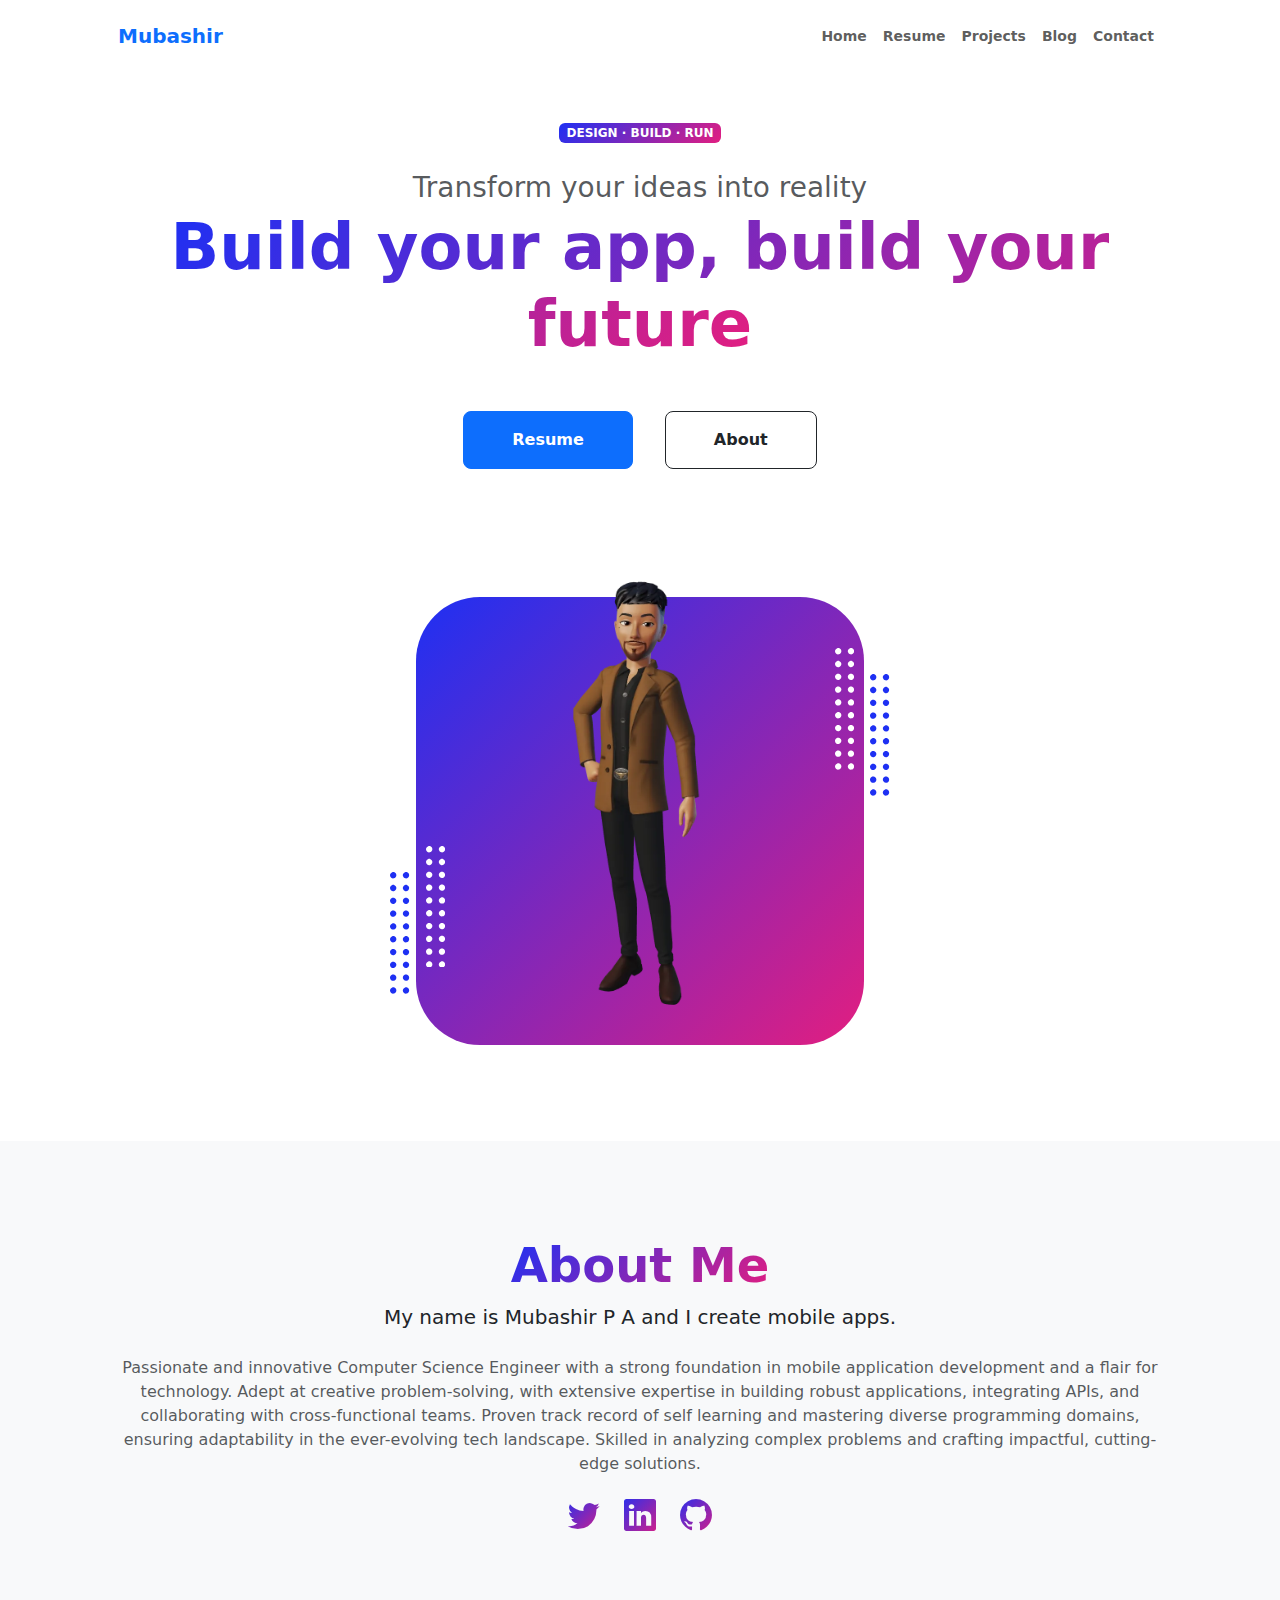
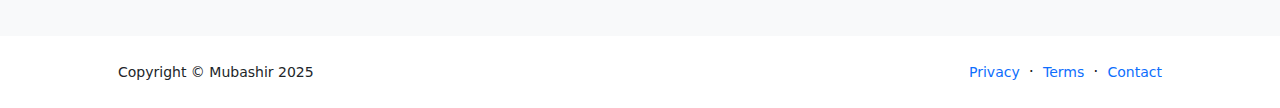
<file: index.html>
<!DOCTYPE html>
<html lang="en">
  <head>
    <meta charset="UTF-8" />
    <meta name="viewport" content="width=device-width, initial-scale=1.0" />
    <meta name="robots" content="index, follow" />
    <meta name="author" content="Mubashir P A" />

    <!-- Title and Description -->
    <title>Mubashir P A</title>
    <meta
      name="description"
      content="Mubashir P A is a mobile application developer specializing in creating innovative and user-friendly apps. Explore a portfolio of dynamic projects and discover how to elevate your brand with expert app development."
    />

    <!-- Keywords -->
    <meta
      name="keywords"
      content="mobile app development, Kotlin, Java, Jetpack Compose, Kotlin Multiplatform, app design, app development, Mubashir P A"
    />

    <!-- Open Graph Meta Tags (for social media) -->
    <meta
      property="og:title"
      content="Mubashir P A - Mobile Application Developer"
    />
    <meta
      property="og:description"
      content="Specializing in creating innovative and user-friendly mobile apps. Discover how to bring your app vision to life with expert development and design services."
    />
    <meta
      property="og:image"
      content="https://raw.githubusercontent.com/mubashirpa/mubashirpa.github.io/main/images/open-graph-image.png"
    />
    <meta property="og:url" content="https://mubashirpa.github.io/" />
    <meta property="og:type" content="website" />

    <!-- Twitter Card Meta Tags -->
    <meta name="twitter:card" content="summary_large_image" />
    <meta
      name="twitter:title"
      content="Mubashir P A - Mobile Application Developer"
    />
    <meta
      name="twitter:description"
      content="Specializing in creating innovative and user-friendly mobile apps. Discover how to bring your app vision to life with expert development and design services."
    />
    <meta
      name="twitter:image"
      content="https://raw.githubusercontent.com/mubashirpa/mubashirpa.github.io/main/images/twitter-card-image.png"
    />

    <!-- Canonical URL -->
    <link rel="canonical" href="https://mubashirpa.github.io/" />

    <!-- Styles -->
    <link rel="stylesheet" href="css/styles.css" />
    <link rel="stylesheet" href="css/responsive.css" />

    <!-- Favicon -->
    <link rel="icon" type="image/x-icon" href="images/icons/favicon.ico" />
    <link
      rel="icon"
      type="image/png"
      sizes="16x16"
      href="images/icons/favicon-16x16.png"
    />
    <link
      rel="icon"
      type="image/png"
      sizes="32x32"
      href="images/icons/favicon-32x32.png"
    />

    <!-- Bootstrap -->
    <link
      href="https://cdn.jsdelivr.net/npm/bootstrap@5.3.3/dist/css/bootstrap.min.css"
      rel="stylesheet"
      integrity="sha384-QWTKZyjpPEjISv5WaRU9OFeRpok6YctnYmDr5pNlyT2bRjXh0JMhjY6hW+ALEwIH"
      crossorigin="anonymous"
    />

    <!-- BS icons -->
    <link
      rel="stylesheet"
      href="https://cdn.jsdelivr.net/npm/bootstrap-icons@1.11.3/font/bootstrap-icons.min.css"
    />
  </head>
  <body>
    <div class="container-fluid p-0 d-flex flex-column min-vh-100">
      <main class="flex-shrink-0">
        <!-- Navigation -->
        <nav class="navbar navbar-expand-lg bg-white py-3">
          <div class="container px-5">
            <a class="navbar-brand" href="/">
              <span class="fw-bolder text-primary">Mubashir</span>
            </a>
            <button
              class="navbar-toggler"
              type="button"
              data-bs-toggle="collapse"
              data-bs-target="#navbarSupportedContent"
              aria-controls="navbarSupportedContent"
              aria-expanded="false"
              aria-label="Toggle navigation"
            >
              <span class="navbar-toggler-icon"></span>
            </button>
            <div class="collapse navbar-collapse" id="navbarSupportedContent">
              <ul class="navbar-nav ms-auto mb-2 mb-lg-0 small fw-bolder">
                <li class="nav-item">
                  <a class="nav-link" href="/">Home</a>
                </li>
                <li class="nav-item">
                  <a class="nav-link" href="resume.html">Resume</a>
                </li>
                <li class="nav-item">
                  <a class="nav-link" href="projects.html">Projects</a>
                </li>
                <li class="nav-item">
                  <a class="nav-link" href="blog.html">Blog</a>
                </li>
                <li class="nav-item">
                  <a class="nav-link" href="contact.html">Contact</a>
                </li>
              </ul>
            </div>
          </div>
        </nav>

        <!-- Header -->
        <header class="py-5">
          <div class="container px-5 pb-5">
            <div class="row gx-5 align-items-center">
              <div class="col-xxl-5">
                <div class="text-center text-xxl-start">
                  <div class="bg-gradient-1 badge text-white mb-4">
                    <div class="text-uppercase">
                      Design &middot; Build &middot; Run
                    </div>
                  </div>
                  <div class="fs-3 fw-light text-muted">
                    Transform your ideas into reality
                  </div>
                  <h1 class="display-3 fw-bolder mb-5">
                    <span class="text-gradient d-inline"
                      >Build your app, build your future</span
                    >
                  </h1>
                  <div
                    class="d-grid gap-3 d-sm-flex justify-content-sm-center justify-content-xxl-start mb-3"
                  >
                    <a
                      class="btn btn-primary btn-lg px-5 py-3 me-sm-3 fs-6 fw-bolder"
                      href="resume.html"
                      >Resume</a
                    >
                    <a
                      class="btn btn-outline-dark btn-lg px-5 py-3 fs-6 fw-bolder"
                      href="#about"
                      >About</a
                    >
                  </div>
                </div>
              </div>

              <!-- Profile image -->
              <div class="col-xxl-7">
                <div class="d-flex justify-content-center mt-5 mt-xxl-0">
                  <div class="profile bg-gradient-1">
                    <img
                      class="profile-img"
                      src="images/avatar.png"
                      alt="Avatar"
                    />
                    <div class="dots-1">
                      <svg
                        version="1.1"
                        xmlns="http://www.w3.org/2000/svg"
                        xmlns:xlink="http://www.w3.org/1999/xlink"
                        x="0px"
                        y="0px"
                        viewBox="0 0 191.6 1215.4"
                        style="enable-background: new 0 0 191.6 1215.4"
                        xml:space="preserve"
                      >
                        <g
                          transform="translate(0.000000,1280.000000) scale(0.100000,-0.100000)"
                        >
                          <path
                            d="M227.7,12788.6c-105-35-200-141-222-248c-43-206,163-412,369-369c155,32,275,190,260,339c-11,105-90,213-190,262        C383.7,12801.6,289.7,12808.6,227.7,12788.6z"
                          ></path>
                          <path
                            d="M1507.7,12788.6c-151-50-253-216-222-362c25-119,136-230,254-255c194-41,395,142,375,339c-11,105-90,213-190,262        C1663.7,12801.6,1569.7,12808.6,1507.7,12788.6z"
                          ></path>
                          <path
                            d="M227.7,11508.6c-105-35-200-141-222-248c-43-206,163-412,369-369c155,32,275,190,260,339c-11,105-90,213-190,262        C383.7,11521.6,289.7,11528.6,227.7,11508.6z"
                          ></path>
                          <path
                            d="M1507.7,11508.6c-151-50-253-216-222-362c25-119,136-230,254-255c194-41,395,142,375,339c-11,105-90,213-190,262        C1663.7,11521.6,1569.7,11528.6,1507.7,11508.6z"
                          ></path>
                          <path
                            d="M227.7,10228.6c-105-35-200-141-222-248c-43-206,163-412,369-369c155,32,275,190,260,339c-11,105-90,213-190,262        C383.7,10241.6,289.7,10248.6,227.7,10228.6z"
                          ></path>
                          <path
                            d="M1507.7,10228.6c-105-35-200-141-222-248c-43-206,163-412,369-369c155,32,275,190,260,339c-11,105-90,213-190,262        C1663.7,10241.6,1569.7,10248.6,1507.7,10228.6z"
                          ></path>
                          <path
                            d="M227.7,8948.6c-105-35-200-141-222-248c-43-206,163-412,369-369c155,32,275,190,260,339c-11,105-90,213-190,262        C383.7,8961.6,289.7,8968.6,227.7,8948.6z"
                          ></path>
                          <path
                            d="M1507.7,8948.6c-105-35-200-141-222-248c-43-206,163-412,369-369c155,32,275,190,260,339c-11,105-90,213-190,262        C1663.7,8961.6,1569.7,8968.6,1507.7,8948.6z"
                          ></path>
                          <path
                            d="M227.7,7668.6c-105-35-200-141-222-248c-43-206,163-412,369-369c155,32,275,190,260,339c-11,105-90,213-190,262        C383.7,7681.6,289.7,7688.6,227.7,7668.6z"
                          ></path>
                          <path
                            d="M1507.7,7668.6c-105-35-200-141-222-248c-43-206,163-412,369-369c155,32,275,190,260,339c-11,105-90,213-190,262        C1663.7,7681.6,1569.7,7688.6,1507.7,7668.6z"
                          ></path>
                          <path
                            d="M227.7,6388.6c-105-35-200-141-222-248c-43-206,163-412,369-369c155,32,275,190,260,339c-11,105-90,213-190,262        C383.7,6401.6,289.7,6408.6,227.7,6388.6z"
                          ></path>
                          <path
                            d="M1507.7,6388.6c-105-35-200-141-222-248c-43-206,163-412,369-369c155,32,275,190,260,339c-11,105-90,213-190,262        C1663.7,6401.6,1569.7,6408.6,1507.7,6388.6z"
                          ></path>
                          <path
                            d="M227.7,5108.6c-105-35-200-141-222-248c-43-206,163-412,369-369c155,32,275,190,260,339c-11,105-90,213-190,262        C383.7,5121.6,289.7,5128.6,227.7,5108.6z"
                          ></path>
                          <path
                            d="M1507.7,5108.6c-105-35-200-141-222-248c-43-206,163-412,369-369c155,32,275,190,260,339c-11,105-90,213-190,262        C1663.7,5121.6,1569.7,5128.6,1507.7,5108.6z"
                          ></path>
                          <path
                            d="M227.7,3828.6c-105-35-200-141-222-248c-43-206,163-412,369-369c155,32,275,190,260,339c-11,105-90,213-190,262        C383.7,3841.6,289.7,3848.6,227.7,3828.6z"
                          ></path>
                          <path
                            d="M1507.7,3828.6c-105-35-200-141-222-248c-43-206,163-412,369-369c155,32,275,190,260,339c-11,105-90,213-190,262        C1663.7,3841.6,1569.7,3848.6,1507.7,3828.6z"
                          ></path>
                          <path
                            d="M227.7,2548.6c-105-35-200-141-222-248c-43-206,163-412,369-369c155,32,275,190,260,339c-11,105-90,213-190,262        C383.7,2561.6,289.7,2568.6,227.7,2548.6z"
                          ></path>
                          <path
                            d="M1507.7,2548.6c-105-35-200-141-222-248c-43-206,163-412,369-369c155,32,275,190,260,339c-11,105-90,213-190,262        C1663.7,2561.6,1569.7,2568.6,1507.7,2548.6z"
                          ></path>
                          <path
                            d="M227.7,1268.6c-105-35-200-141-222-248c-43-206,163-412,369-369c155,32,275,190,260,339c-11,105-90,213-190,262        C383.7,1281.6,289.7,1288.6,227.7,1268.6z"
                          ></path>
                          <path
                            d="M1507.7,1268.6c-105-35-200-141-222-248c-43-206,163-412,369-369c155,32,275,190,260,339c-11,105-90,213-190,262        C1663.7,1281.6,1569.7,1288.6,1507.7,1268.6z"
                          ></path>
                        </g>
                      </svg>
                    </div>
                    <div class="dots-2">
                      <svg
                        version="1.1"
                        xmlns="http://www.w3.org/2000/svg"
                        xmlns:xlink="http://www.w3.org/1999/xlink"
                        x="0px"
                        y="0px"
                        viewBox="0 0 191.6 1215.4"
                        style="enable-background: new 0 0 191.6 1215.4"
                        xml:space="preserve"
                      >
                        <g
                          transform="translate(0.000000,1280.000000) scale(0.100000,-0.100000)"
                        >
                          <path
                            d="M227.7,12788.6c-105-35-200-141-222-248c-43-206,163-412,369-369c155,32,275,190,260,339c-11,105-90,213-190,262        C383.7,12801.6,289.7,12808.6,227.7,12788.6z"
                          ></path>
                          <path
                            d="M1507.7,12788.6c-151-50-253-216-222-362c25-119,136-230,254-255c194-41,395,142,375,339c-11,105-90,213-190,262        C1663.7,12801.6,1569.7,12808.6,1507.7,12788.6z"
                          ></path>
                          <path
                            d="M227.7,11508.6c-105-35-200-141-222-248c-43-206,163-412,369-369c155,32,275,190,260,339c-11,105-90,213-190,262        C383.7,11521.6,289.7,11528.6,227.7,11508.6z"
                          ></path>
                          <path
                            d="M1507.7,11508.6c-151-50-253-216-222-362c25-119,136-230,254-255c194-41,395,142,375,339c-11,105-90,213-190,262        C1663.7,11521.6,1569.7,11528.6,1507.7,11508.6z"
                          ></path>
                          <path
                            d="M227.7,10228.6c-105-35-200-141-222-248c-43-206,163-412,369-369c155,32,275,190,260,339c-11,105-90,213-190,262        C383.7,10241.6,289.7,10248.6,227.7,10228.6z"
                          ></path>
                          <path
                            d="M1507.7,10228.6c-105-35-200-141-222-248c-43-206,163-412,369-369c155,32,275,190,260,339c-11,105-90,213-190,262        C1663.7,10241.6,1569.7,10248.6,1507.7,10228.6z"
                          ></path>
                          <path
                            d="M227.7,8948.6c-105-35-200-141-222-248c-43-206,163-412,369-369c155,32,275,190,260,339c-11,105-90,213-190,262        C383.7,8961.6,289.7,8968.6,227.7,8948.6z"
                          ></path>
                          <path
                            d="M1507.7,8948.6c-105-35-200-141-222-248c-43-206,163-412,369-369c155,32,275,190,260,339c-11,105-90,213-190,262        C1663.7,8961.6,1569.7,8968.6,1507.7,8948.6z"
                          ></path>
                          <path
                            d="M227.7,7668.6c-105-35-200-141-222-248c-43-206,163-412,369-369c155,32,275,190,260,339c-11,105-90,213-190,262        C383.7,7681.6,289.7,7688.6,227.7,7668.6z"
                          ></path>
                          <path
                            d="M1507.7,7668.6c-105-35-200-141-222-248c-43-206,163-412,369-369c155,32,275,190,260,339c-11,105-90,213-190,262        C1663.7,7681.6,1569.7,7688.6,1507.7,7668.6z"
                          ></path>
                          <path
                            d="M227.7,6388.6c-105-35-200-141-222-248c-43-206,163-412,369-369c155,32,275,190,260,339c-11,105-90,213-190,262        C383.7,6401.6,289.7,6408.6,227.7,6388.6z"
                          ></path>
                          <path
                            d="M1507.7,6388.6c-105-35-200-141-222-248c-43-206,163-412,369-369c155,32,275,190,260,339c-11,105-90,213-190,262        C1663.7,6401.6,1569.7,6408.6,1507.7,6388.6z"
                          ></path>
                          <path
                            d="M227.7,5108.6c-105-35-200-141-222-248c-43-206,163-412,369-369c155,32,275,190,260,339c-11,105-90,213-190,262        C383.7,5121.6,289.7,5128.6,227.7,5108.6z"
                          ></path>
                          <path
                            d="M1507.7,5108.6c-105-35-200-141-222-248c-43-206,163-412,369-369c155,32,275,190,260,339c-11,105-90,213-190,262        C1663.7,5121.6,1569.7,5128.6,1507.7,5108.6z"
                          ></path>
                          <path
                            d="M227.7,3828.6c-105-35-200-141-222-248c-43-206,163-412,369-369c155,32,275,190,260,339c-11,105-90,213-190,262        C383.7,3841.6,289.7,3848.6,227.7,3828.6z"
                          ></path>
                          <path
                            d="M1507.7,3828.6c-105-35-200-141-222-248c-43-206,163-412,369-369c155,32,275,190,260,339c-11,105-90,213-190,262        C1663.7,3841.6,1569.7,3848.6,1507.7,3828.6z"
                          ></path>
                          <path
                            d="M227.7,2548.6c-105-35-200-141-222-248c-43-206,163-412,369-369c155,32,275,190,260,339c-11,105-90,213-190,262        C383.7,2561.6,289.7,2568.6,227.7,2548.6z"
                          ></path>
                          <path
                            d="M1507.7,2548.6c-105-35-200-141-222-248c-43-206,163-412,369-369c155,32,275,190,260,339c-11,105-90,213-190,262        C1663.7,2561.6,1569.7,2568.6,1507.7,2548.6z"
                          ></path>
                          <path
                            d="M227.7,1268.6c-105-35-200-141-222-248c-43-206,163-412,369-369c155,32,275,190,260,339c-11,105-90,213-190,262        C383.7,1281.6,289.7,1288.6,227.7,1268.6z"
                          ></path>
                          <path
                            d="M1507.7,1268.6c-105-35-200-141-222-248c-43-206,163-412,369-369c155,32,275,190,260,339c-11,105-90,213-190,262        C1663.7,1281.6,1569.7,1288.6,1507.7,1268.6z"
                          ></path>
                        </g>
                      </svg>
                    </div>
                    <div class="dots-3">
                      <svg
                        version="1.1"
                        xmlns="http://www.w3.org/2000/svg"
                        xmlns:xlink="http://www.w3.org/1999/xlink"
                        x="0px"
                        y="0px"
                        viewBox="0 0 191.6 1215.4"
                        style="enable-background: new 0 0 191.6 1215.4"
                        xml:space="preserve"
                      >
                        <g
                          transform="translate(0.000000,1280.000000) scale(0.100000,-0.100000)"
                        >
                          <path
                            d="M227.7,12788.6c-105-35-200-141-222-248c-43-206,163-412,369-369c155,32,275,190,260,339c-11,105-90,213-190,262        C383.7,12801.6,289.7,12808.6,227.7,12788.6z"
                          ></path>
                          <path
                            d="M1507.7,12788.6c-151-50-253-216-222-362c25-119,136-230,254-255c194-41,395,142,375,339c-11,105-90,213-190,262        C1663.7,12801.6,1569.7,12808.6,1507.7,12788.6z"
                          ></path>
                          <path
                            d="M227.7,11508.6c-105-35-200-141-222-248c-43-206,163-412,369-369c155,32,275,190,260,339c-11,105-90,213-190,262        C383.7,11521.6,289.7,11528.6,227.7,11508.6z"
                          ></path>
                          <path
                            d="M1507.7,11508.6c-151-50-253-216-222-362c25-119,136-230,254-255c194-41,395,142,375,339c-11,105-90,213-190,262        C1663.7,11521.6,1569.7,11528.6,1507.7,11508.6z"
                          ></path>
                          <path
                            d="M227.7,10228.6c-105-35-200-141-222-248c-43-206,163-412,369-369c155,32,275,190,260,339c-11,105-90,213-190,262        C383.7,10241.6,289.7,10248.6,227.7,10228.6z"
                          ></path>
                          <path
                            d="M1507.7,10228.6c-105-35-200-141-222-248c-43-206,163-412,369-369c155,32,275,190,260,339c-11,105-90,213-190,262        C1663.7,10241.6,1569.7,10248.6,1507.7,10228.6z"
                          ></path>
                          <path
                            d="M227.7,8948.6c-105-35-200-141-222-248c-43-206,163-412,369-369c155,32,275,190,260,339c-11,105-90,213-190,262        C383.7,8961.6,289.7,8968.6,227.7,8948.6z"
                          ></path>
                          <path
                            d="M1507.7,8948.6c-105-35-200-141-222-248c-43-206,163-412,369-369c155,32,275,190,260,339c-11,105-90,213-190,262        C1663.7,8961.6,1569.7,8968.6,1507.7,8948.6z"
                          ></path>
                          <path
                            d="M227.7,7668.6c-105-35-200-141-222-248c-43-206,163-412,369-369c155,32,275,190,260,339c-11,105-90,213-190,262        C383.7,7681.6,289.7,7688.6,227.7,7668.6z"
                          ></path>
                          <path
                            d="M1507.7,7668.6c-105-35-200-141-222-248c-43-206,163-412,369-369c155,32,275,190,260,339c-11,105-90,213-190,262        C1663.7,7681.6,1569.7,7688.6,1507.7,7668.6z"
                          ></path>
                          <path
                            d="M227.7,6388.6c-105-35-200-141-222-248c-43-206,163-412,369-369c155,32,275,190,260,339c-11,105-90,213-190,262        C383.7,6401.6,289.7,6408.6,227.7,6388.6z"
                          ></path>
                          <path
                            d="M1507.7,6388.6c-105-35-200-141-222-248c-43-206,163-412,369-369c155,32,275,190,260,339c-11,105-90,213-190,262        C1663.7,6401.6,1569.7,6408.6,1507.7,6388.6z"
                          ></path>
                          <path
                            d="M227.7,5108.6c-105-35-200-141-222-248c-43-206,163-412,369-369c155,32,275,190,260,339c-11,105-90,213-190,262        C383.7,5121.6,289.7,5128.6,227.7,5108.6z"
                          ></path>
                          <path
                            d="M1507.7,5108.6c-105-35-200-141-222-248c-43-206,163-412,369-369c155,32,275,190,260,339c-11,105-90,213-190,262        C1663.7,5121.6,1569.7,5128.6,1507.7,5108.6z"
                          ></path>
                          <path
                            d="M227.7,3828.6c-105-35-200-141-222-248c-43-206,163-412,369-369c155,32,275,190,260,339c-11,105-90,213-190,262        C383.7,3841.6,289.7,3848.6,227.7,3828.6z"
                          ></path>
                          <path
                            d="M1507.7,3828.6c-105-35-200-141-222-248c-43-206,163-412,369-369c155,32,275,190,260,339c-11,105-90,213-190,262        C1663.7,3841.6,1569.7,3848.6,1507.7,3828.6z"
                          ></path>
                          <path
                            d="M227.7,2548.6c-105-35-200-141-222-248c-43-206,163-412,369-369c155,32,275,190,260,339c-11,105-90,213-190,262        C383.7,2561.6,289.7,2568.6,227.7,2548.6z"
                          ></path>
                          <path
                            d="M1507.7,2548.6c-105-35-200-141-222-248c-43-206,163-412,369-369c155,32,275,190,260,339c-11,105-90,213-190,262        C1663.7,2561.6,1569.7,2568.6,1507.7,2548.6z"
                          ></path>
                          <path
                            d="M227.7,1268.6c-105-35-200-141-222-248c-43-206,163-412,369-369c155,32,275,190,260,339c-11,105-90,213-190,262        C383.7,1281.6,289.7,1288.6,227.7,1268.6z"
                          ></path>
                          <path
                            d="M1507.7,1268.6c-105-35-200-141-222-248c-43-206,163-412,369-369c155,32,275,190,260,339c-11,105-90,213-190,262        C1663.7,1281.6,1569.7,1288.6,1507.7,1268.6z"
                          ></path>
                        </g>
                      </svg>
                    </div>
                    <div class="dots-4">
                      <svg
                        version="1.1"
                        xmlns="http://www.w3.org/2000/svg"
                        xmlns:xlink="http://www.w3.org/1999/xlink"
                        x="0px"
                        y="0px"
                        viewBox="0 0 191.6 1215.4"
                        style="enable-background: new 0 0 191.6 1215.4"
                        xml:space="preserve"
                      >
                        <g
                          transform="translate(0.000000,1280.000000) scale(0.100000,-0.100000)"
                        >
                          <path
                            d="M227.7,12788.6c-105-35-200-141-222-248c-43-206,163-412,369-369c155,32,275,190,260,339c-11,105-90,213-190,262        C383.7,12801.6,289.7,12808.6,227.7,12788.6z"
                          ></path>
                          <path
                            d="M1507.7,12788.6c-151-50-253-216-222-362c25-119,136-230,254-255c194-41,395,142,375,339c-11,105-90,213-190,262        C1663.7,12801.6,1569.7,12808.6,1507.7,12788.6z"
                          ></path>
                          <path
                            d="M227.7,11508.6c-105-35-200-141-222-248c-43-206,163-412,369-369c155,32,275,190,260,339c-11,105-90,213-190,262        C383.7,11521.6,289.7,11528.6,227.7,11508.6z"
                          ></path>
                          <path
                            d="M1507.7,11508.6c-151-50-253-216-222-362c25-119,136-230,254-255c194-41,395,142,375,339c-11,105-90,213-190,262        C1663.7,11521.6,1569.7,11528.6,1507.7,11508.6z"
                          ></path>
                          <path
                            d="M227.7,10228.6c-105-35-200-141-222-248c-43-206,163-412,369-369c155,32,275,190,260,339c-11,105-90,213-190,262        C383.7,10241.6,289.7,10248.6,227.7,10228.6z"
                          ></path>
                          <path
                            d="M1507.7,10228.6c-105-35-200-141-222-248c-43-206,163-412,369-369c155,32,275,190,260,339c-11,105-90,213-190,262        C1663.7,10241.6,1569.7,10248.6,1507.7,10228.6z"
                          ></path>
                          <path
                            d="M227.7,8948.6c-105-35-200-141-222-248c-43-206,163-412,369-369c155,32,275,190,260,339c-11,105-90,213-190,262        C383.7,8961.6,289.7,8968.6,227.7,8948.6z"
                          ></path>
                          <path
                            d="M1507.7,8948.6c-105-35-200-141-222-248c-43-206,163-412,369-369c155,32,275,190,260,339c-11,105-90,213-190,262        C1663.7,8961.6,1569.7,8968.6,1507.7,8948.6z"
                          ></path>
                          <path
                            d="M227.7,7668.6c-105-35-200-141-222-248c-43-206,163-412,369-369c155,32,275,190,260,339c-11,105-90,213-190,262        C383.7,7681.6,289.7,7688.6,227.7,7668.6z"
                          ></path>
                          <path
                            d="M1507.7,7668.6c-105-35-200-141-222-248c-43-206,163-412,369-369c155,32,275,190,260,339c-11,105-90,213-190,262        C1663.7,7681.6,1569.7,7688.6,1507.7,7668.6z"
                          ></path>
                          <path
                            d="M227.7,6388.6c-105-35-200-141-222-248c-43-206,163-412,369-369c155,32,275,190,260,339c-11,105-90,213-190,262        C383.7,6401.6,289.7,6408.6,227.7,6388.6z"
                          ></path>
                          <path
                            d="M1507.7,6388.6c-105-35-200-141-222-248c-43-206,163-412,369-369c155,32,275,190,260,339c-11,105-90,213-190,262        C1663.7,6401.6,1569.7,6408.6,1507.7,6388.6z"
                          ></path>
                          <path
                            d="M227.7,5108.6c-105-35-200-141-222-248c-43-206,163-412,369-369c155,32,275,190,260,339c-11,105-90,213-190,262        C383.7,5121.6,289.7,5128.6,227.7,5108.6z"
                          ></path>
                          <path
                            d="M1507.7,5108.6c-105-35-200-141-222-248c-43-206,163-412,369-369c155,32,275,190,260,339c-11,105-90,213-190,262        C1663.7,5121.6,1569.7,5128.6,1507.7,5108.6z"
                          ></path>
                          <path
                            d="M227.7,3828.6c-105-35-200-141-222-248c-43-206,163-412,369-369c155,32,275,190,260,339c-11,105-90,213-190,262        C383.7,3841.6,289.7,3848.6,227.7,3828.6z"
                          ></path>
                          <path
                            d="M1507.7,3828.6c-105-35-200-141-222-248c-43-206,163-412,369-369c155,32,275,190,260,339c-11,105-90,213-190,262        C1663.7,3841.6,1569.7,3848.6,1507.7,3828.6z"
                          ></path>
                          <path
                            d="M227.7,2548.6c-105-35-200-141-222-248c-43-206,163-412,369-369c155,32,275,190,260,339c-11,105-90,213-190,262        C383.7,2561.6,289.7,2568.6,227.7,2548.6z"
                          ></path>
                          <path
                            d="M1507.7,2548.6c-105-35-200-141-222-248c-43-206,163-412,369-369c155,32,275,190,260,339c-11,105-90,213-190,262        C1663.7,2561.6,1569.7,2568.6,1507.7,2548.6z"
                          ></path>
                          <path
                            d="M227.7,1268.6c-105-35-200-141-222-248c-43-206,163-412,369-369c155,32,275,190,260,339c-11,105-90,213-190,262        C383.7,1281.6,289.7,1288.6,227.7,1268.6z"
                          ></path>
                          <path
                            d="M1507.7,1268.6c-105-35-200-141-222-248c-43-206,163-412,369-369c155,32,275,190,260,339c-11,105-90,213-190,262        C1663.7,1281.6,1569.7,1288.6,1507.7,1268.6z"
                          ></path>
                        </g>
                      </svg>
                    </div>
                  </div>
                </div>
              </div>
            </div>
          </div>
        </header>

        <!-- About -->
        <section class="bg-light py-5" id="about">
          <div class="container px-5">
            <div class="row gx-5 justify-content-center">
              <div class="col-xxl-8">
                <div class="text-center my-5">
                  <h2 class="display-5 fw-bolder">
                    <span class="text-gradient d-inline">About Me</span>
                  </h2>
                  <p class="lead fw-light mb-4">
                    My name is Mubashir P A and I create mobile apps.
                  </p>
                  <p class="text-muted">
                    Passionate and innovative Computer Science Engineer with a
                    strong foundation in mobile application development and a
                    flair for technology. Adept at creative problem-solving,
                    with extensive expertise in building robust applications,
                    integrating APIs, and collaborating with cross-functional
                    teams. Proven track record of self learning and mastering
                    diverse programming domains, ensuring adaptability in the
                    ever-evolving tech landscape. Skilled in analyzing complex
                    problems and crafting impactful, cutting-edge solutions.
                  </p>
                  <div class="d-flex justify-content-center fs-2 gap-4">
                    <a
                      class="text-gradient"
                      href="https://x.mubashirpa.in/"
                      aria-label="Mubashir P A (@mubashirpa11) / X"
                      target="_blank"
                      rel="noopener"
                      ><i class="bi bi-twitter"></i
                    ></a>
                    <a
                      class="text-gradient"
                      href="https://linkedin.mubashirpa.in/"
                      aria-label="Mubashir P A | LinkedIn"
                      target="_blank"
                      rel="noopener"
                      ><i class="bi bi-linkedin"></i
                    ></a>
                    <a
                      class="text-gradient"
                      href="https://github.mubashirpa.in/"
                      aria-label="mubashirpa (Mubashir P A)"
                      target="_blank"
                      rel="noopener"
                      ><i class="bi bi-github"></i
                    ></a>
                  </div>
                </div>
              </div>
            </div>
          </div>
        </section>
      </main>

      <!-- Footer-->
      <footer class="bg-white py-4 mt-auto">
        <div class="container px-5">
          <div
            class="row align-items-center justify-content-between flex-column flex-sm-row"
          >
            <div class="col-auto">
              <div class="small m-0">Copyright &copy; Mubashir 2025</div>
            </div>
            <div class="col-auto">
              <a class="small text-decoration-none" href="#">Privacy</a>
              <span class="mx-1">&middot;</span>
              <a class="small text-decoration-none" href="#">Terms</a>
              <span class="mx-1">&middot;</span>
              <a class="small text-decoration-none" href="contact.html"
                >Contact</a
              >
            </div>
          </div>
        </div>
      </footer>
    </div>

    <!-- Bootstrap -->
    <script
      src="https://cdn.jsdelivr.net/npm/@popperjs/core@2.11.8/dist/umd/popper.min.js"
      integrity="sha384-I7E8VVD/ismYTF4hNIPjVp/Zjvgyol6VFvRkX/vR+Vc4jQkC+hVqc2pM8ODewa9r"
      crossorigin="anonymous"
    ></script>
    <script
      src="https://cdn.jsdelivr.net/npm/bootstrap@5.3.3/dist/js/bootstrap.min.js"
      integrity="sha384-0pUGZvbkm6XF6gxjEnlmuGrJXVbNuzT9qBBavbLwCsOGabYfZo0T0to5eqruptLy"
      crossorigin="anonymous"
    ></script>
  </body>
</html>
</file>
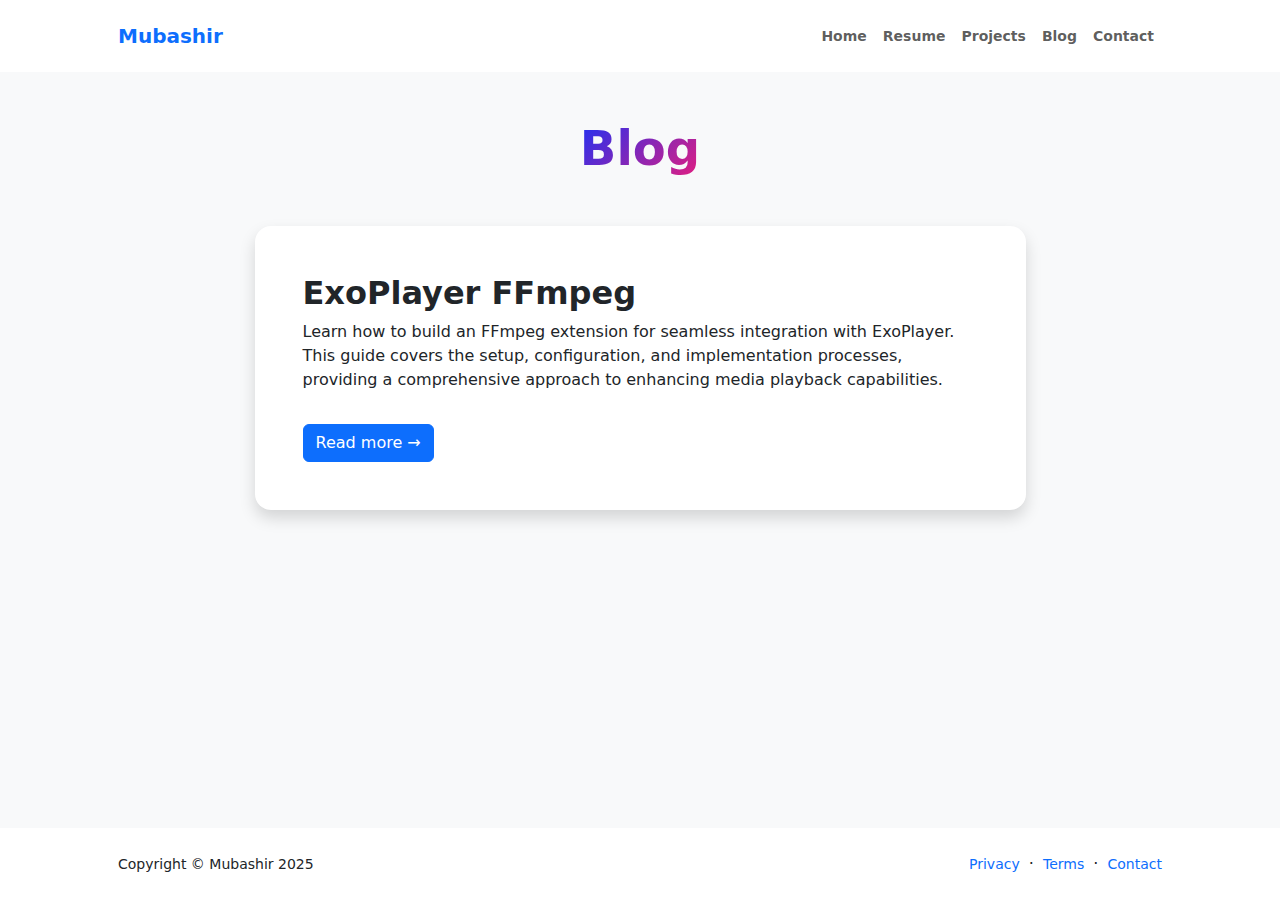
<file: blog.html>
<!DOCTYPE html>
<html lang="en">
  <head>
    <meta charset="UTF-8" />
    <meta name="viewport" content="width=device-width, initial-scale=1.0" />
    <meta name="robots" content="index, follow" />
    <meta name="author" content="Mubashir P A" />

    <!-- Title and Description -->
    <title>Mubashir P A's Blog | Insights on Mobile App Development</title>
    <meta
      name="description"
      content="Read the blog of Mubashir P A for insights, tutorials, and discussions on mobile app development, including Kotlin, Jetpack Compose, and industry trends. Stay updated with the latest in app development."
    />

    <!-- Keywords -->
    <meta
      name="keywords"
      content="blog, mobile app development, Kotlin, Jetpack Compose, app development insights, development tutorials, Mubashir P A"
    />

    <!-- Open Graph Meta Tags (for social media) -->
    <meta
      property="og:title"
      content="Mubashir P A's Blog | Insights on Mobile App Development"
    />
    <meta
      property="og:description"
      content="Explore Mubashir P A's blog for expert insights, tutorials, and discussions on mobile app development. Learn about Kotlin, Jetpack Compose, and more from a seasoned developer."
    />
    <meta
      property="og:image"
      content="https://raw.githubusercontent.com/mubashirpa/mubashirpa.github.io/main/images/open-graph-image.png"
    />
    <meta property="og:url" content="https://mubashirpa.github.io/blog/" />
    <meta property="og:type" content="website" />

    <!-- Twitter Card Meta Tags -->
    <meta name="twitter:card" content="summary_large_image" />
    <meta
      name="twitter:title"
      content="Mubashir P A's Blog | Insights on Mobile App Development"
    />
    <meta
      name="twitter:description"
      content="Check out Mubashir P A's blog for in-depth articles on mobile app development, Kotlin, Jetpack Compose, and more. Stay informed with the latest trends and tutorials in app development."
    />
    <meta
      name="twitter:image"
      content="https://raw.githubusercontent.com/mubashirpa/mubashirpa.github.io/main/images/twitter-card-image.png"
    />

    <!-- Canonical URL -->
    <link rel="canonical" href="https://mubashirpa.github.io/blog/" />

    <!-- Styles -->
    <link rel="stylesheet" href="css/styles.css" />
    <link rel="stylesheet" href="css/responsive.css" />

    <!-- Favicon -->
    <link rel="icon" type="image/x-icon" href="images/icons/favicon.ico" />
    <link
      rel="icon"
      type="image/png"
      sizes="16x16"
      href="images/icons/favicon-16x16.png"
    />
    <link
      rel="icon"
      type="image/png"
      sizes="32x32"
      href="images/icons/favicon-32x32.png"
    />

    <!-- Bootstrap -->
    <link
      href="https://cdn.jsdelivr.net/npm/bootstrap@5.3.3/dist/css/bootstrap.min.css"
      rel="stylesheet"
      integrity="sha384-QWTKZyjpPEjISv5WaRU9OFeRpok6YctnYmDr5pNlyT2bRjXh0JMhjY6hW+ALEwIH"
      crossorigin="anonymous"
    />

    <!-- BS icons -->
    <link
      rel="stylesheet"
      href="https://cdn.jsdelivr.net/npm/bootstrap-icons@1.11.3/font/bootstrap-icons.min.css"
    />
  </head>
  <body>
    <div class="container-fluid p-0 d-flex flex-column bg-light min-vh-100">
      <main class="flex-shrink-0">
        <!-- Navigation -->
        <nav class="navbar navbar-expand-lg bg-white py-3">
          <div class="container px-5">
            <a class="navbar-brand" href="/">
              <span class="fw-bolder text-primary">Mubashir</span>
            </a>
            <button
              class="navbar-toggler"
              type="button"
              data-bs-toggle="collapse"
              data-bs-target="#navbarSupportedContent"
              aria-controls="navbarSupportedContent"
              aria-expanded="false"
              aria-label="Toggle navigation"
            >
              <span class="navbar-toggler-icon"></span>
            </button>
            <div class="collapse navbar-collapse" id="navbarSupportedContent">
              <ul class="navbar-nav ms-auto mb-2 mb-lg-0 small fw-bolder">
                <li class="nav-item">
                  <a class="nav-link" href="/">Home</a>
                </li>
                <li class="nav-item">
                  <a class="nav-link" href="resume.html">Resume</a>
                </li>
                <li class="nav-item">
                  <a class="nav-link" href="projects.html">Projects</a>
                </li>
                <li class="nav-item">
                  <a class="nav-link" href="blog.html">Blog</a>
                </li>
                <li class="nav-item">
                  <a class="nav-link" href="contact.html">Contact</a>
                </li>
              </ul>
            </div>
          </div>
        </nav>

        <!-- Blogs -->
        <section class="py-5">
          <div class="container px-5">
            <div class="text-center mb-5">
              <h1 class="display-5 fw-bolder mb-0">
                <span class="text-gradient d-inline">Blog</span>
              </h1>
            </div>

            <div class="row gx-5 justify-content-center">
              <div class="col-lg-11 col-xl-9 col-xxl-8">
                <!-- Blog 1 -->
                <div
                  class="card overflow-hidden shadow rounded-4 border-0 mb-5"
                >
                  <div class="card-body p-0">
                    <div class="p-5">
                      <h2 class="fw-bolder">ExoPlayer FFmpeg</h2>
                      <p>
                        Learn how to build an FFmpeg extension for seamless
                        integration with ExoPlayer. This guide covers the setup,
                        configuration, and implementation processes, providing a
                        comprehensive approach to enhancing media playback
                        capabilities.
                      </p>
                      <a
                        href="https://medium.com/@mubashirpa/how-to-build-ffmpeg-extension-for-integrating-into-exoplayer-5bf11e03c8e8"
                        class="btn btn-primary mt-3"
                        target="_blank"
                        rel="noopener"
                        >Read more &rarr;</a
                      >
                    </div>
                  </div>
                </div>
              </div>
            </div>
          </div>
        </section>
      </main>

      <!-- Footer-->
      <footer class="bg-white py-4 mt-auto">
        <div class="container px-5">
          <div
            class="row align-items-center justify-content-between flex-column flex-sm-row"
          >
            <div class="col-auto">
              <div class="small m-0">Copyright &copy; Mubashir 2025</div>
            </div>
            <div class="col-auto">
              <a class="small text-decoration-none" href="#">Privacy</a>
              <span class="mx-1">&middot;</span>
              <a class="small text-decoration-none" href="#">Terms</a>
              <span class="mx-1">&middot;</span>
              <a class="small text-decoration-none" href="contact.html"
                >Contact</a
              >
            </div>
          </div>
        </div>
      </footer>
    </div>

    <!-- Bootstrap -->
    <script
      src="https://cdn.jsdelivr.net/npm/@popperjs/core@2.11.8/dist/umd/popper.min.js"
      integrity="sha384-I7E8VVD/ismYTF4hNIPjVp/Zjvgyol6VFvRkX/vR+Vc4jQkC+hVqc2pM8ODewa9r"
      crossorigin="anonymous"
    ></script>
    <script
      src="https://cdn.jsdelivr.net/npm/bootstrap@5.3.3/dist/js/bootstrap.min.js"
      integrity="sha384-0pUGZvbkm6XF6gxjEnlmuGrJXVbNuzT9qBBavbLwCsOGabYfZo0T0to5eqruptLy"
      crossorigin="anonymous"
    ></script>
  </body>
</html>
</file>
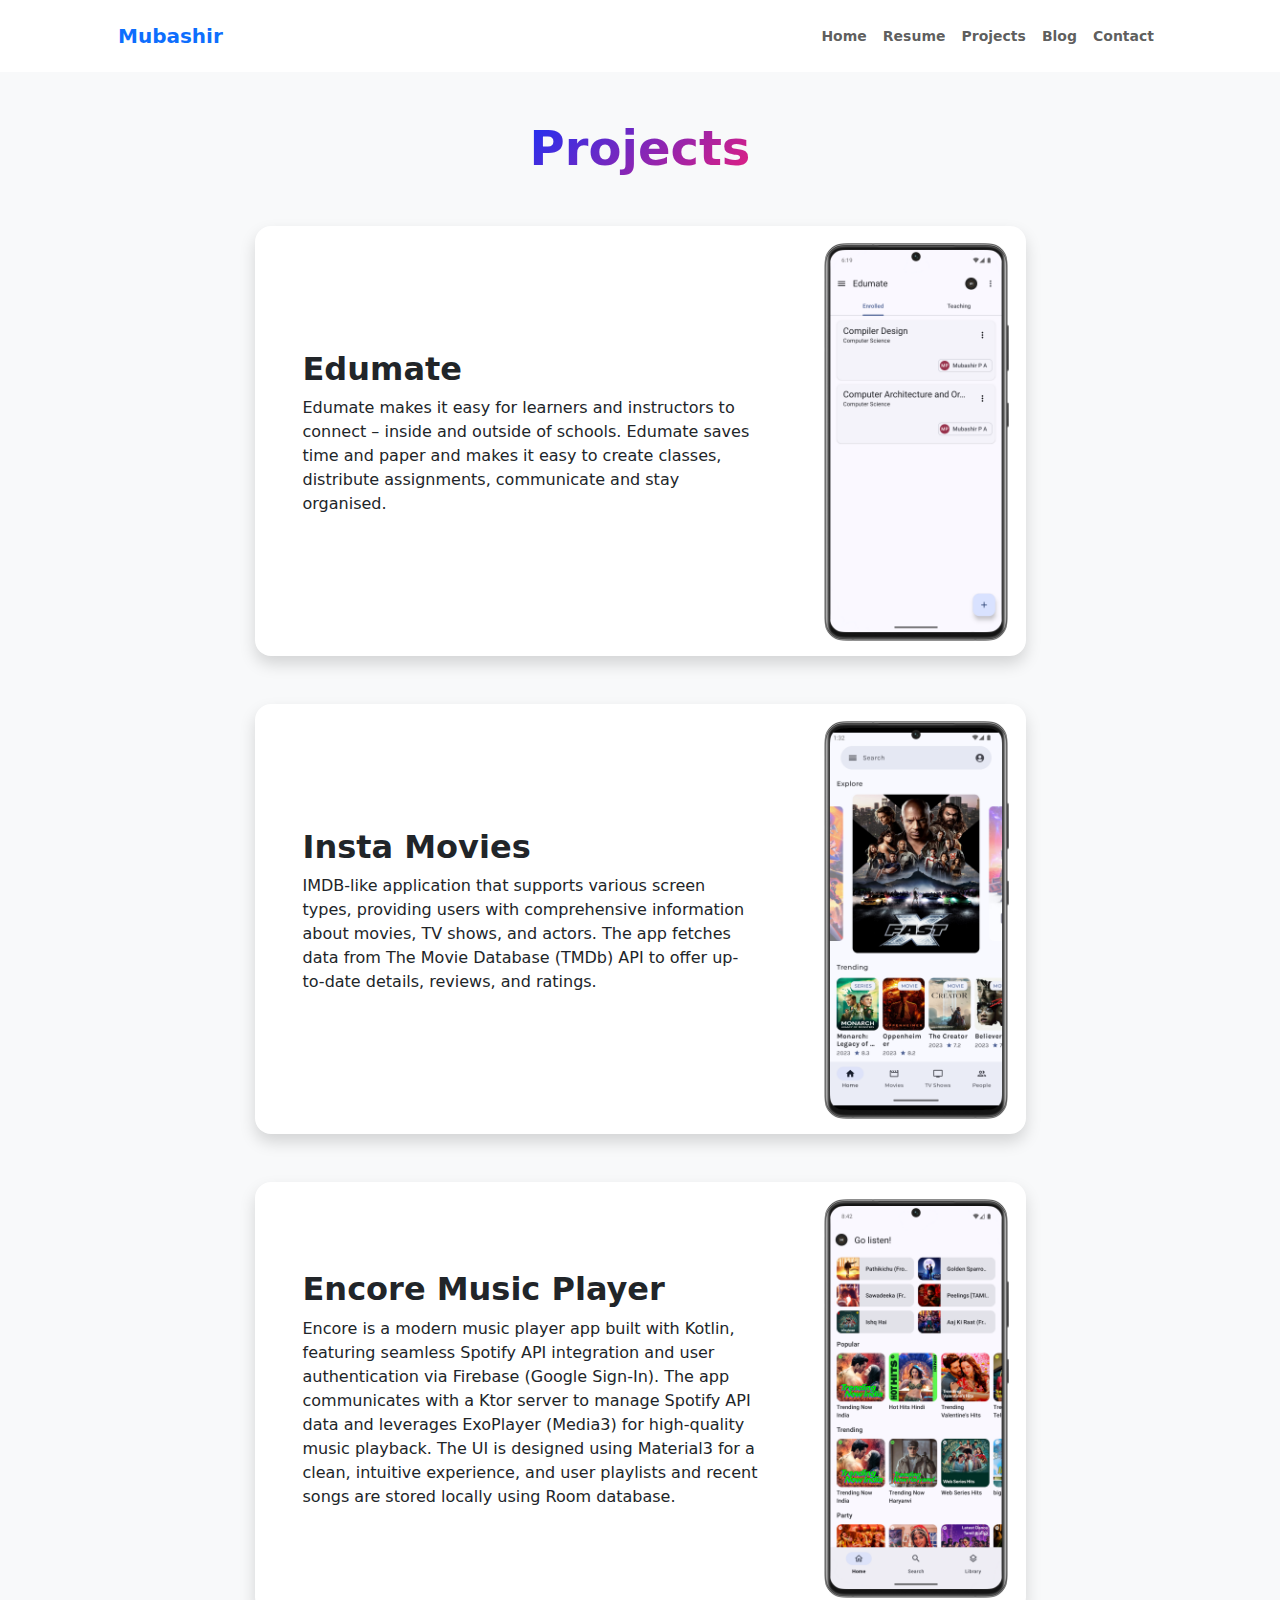
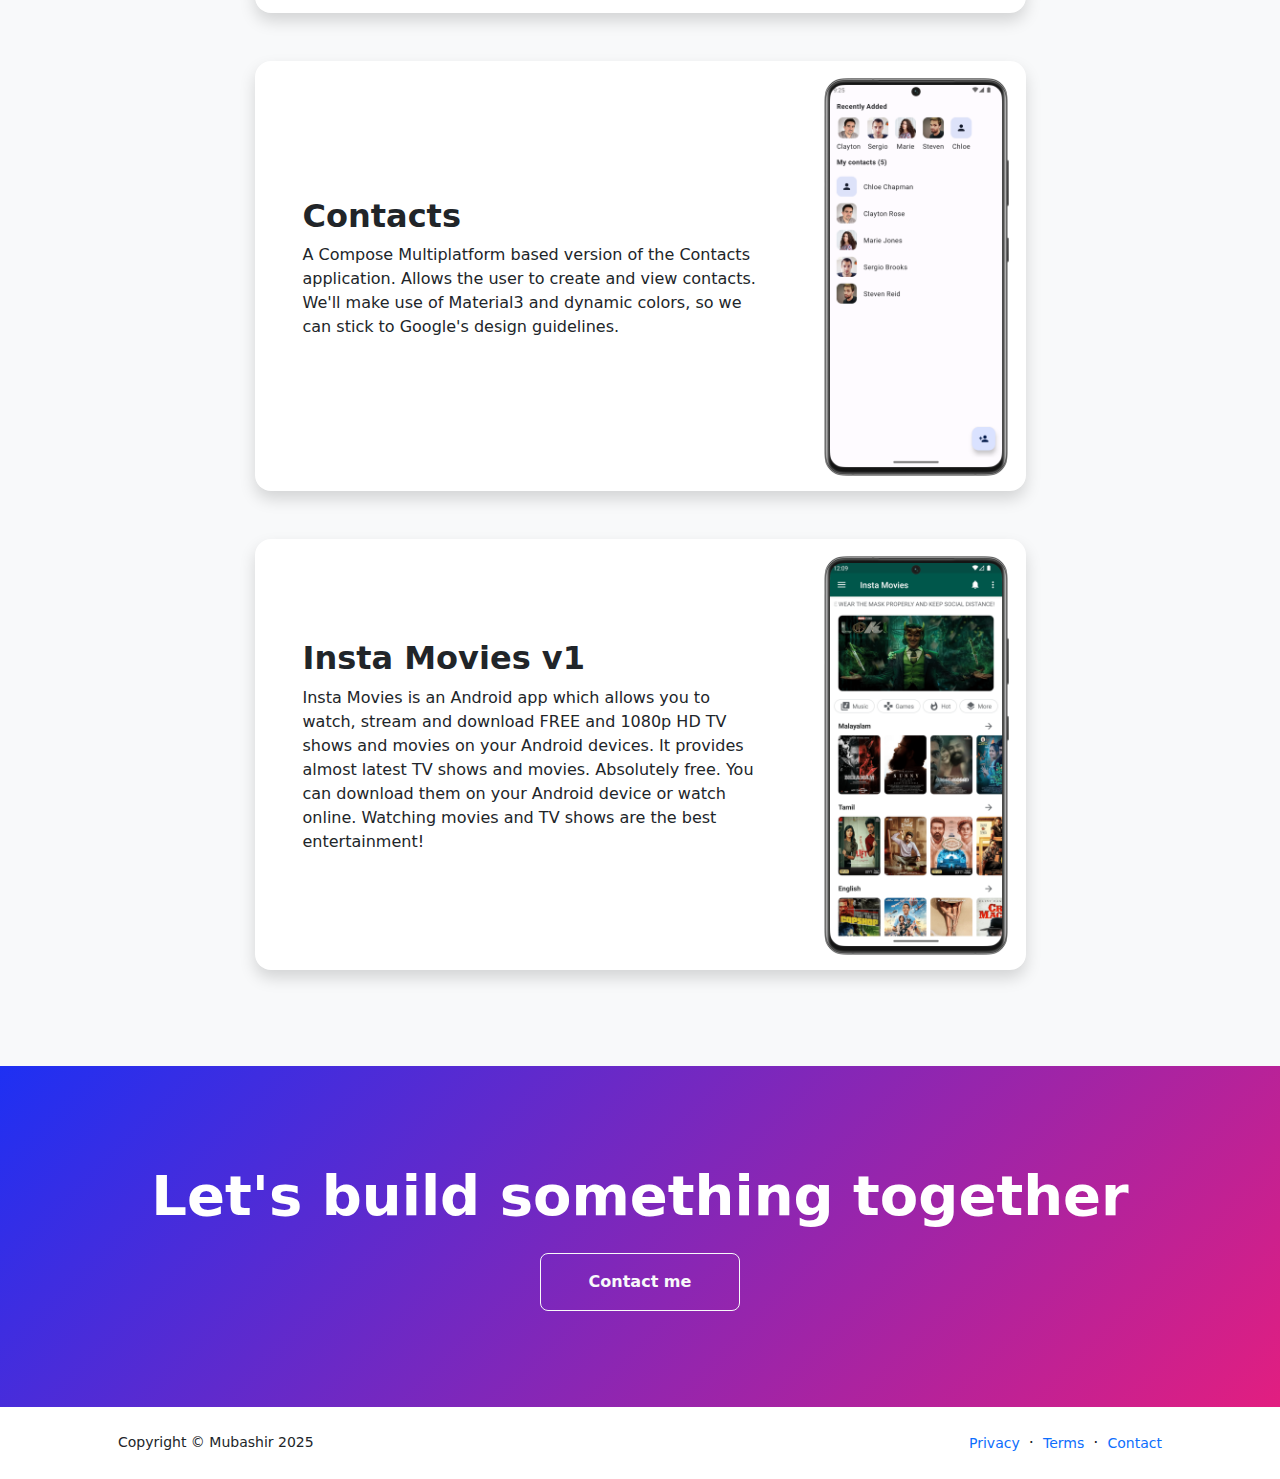
<file: projects.html>
<!DOCTYPE html>
<html lang="en">
  <head>
    <meta charset="UTF-8" />
    <meta name="viewport" content="width=device-width, initial-scale=1.0" />
    <meta name="robots" content="index, follow" />
    <meta name="author" content="Mubashir P A" />

    <!-- Title and Description -->
    <title>Projects by Mubashir P A | Mobile App Development Portfolio</title>
    <meta
      name="description"
      content="Explore the projects by Mubashir P A, showcasing a range of mobile app development work, including innovative solutions and user-centric designs. Discover the expertise and creativity behind each project."
    />

    <!-- Keywords -->
    <meta
      name="keywords"
      content="projects, mobile app development, app portfolio, Kotlin, Java, Jetpack Compose, app design, development work, Mubashir P A"
    />

    <!-- Open Graph Meta Tags (for social media) -->
    <meta
      property="og:title"
      content="Projects by Mubashir P A | Mobile App Development Portfolio"
    />
    <meta
      property="og:description"
      content="View the portfolio of projects by Mubashir P A, highlighting diverse mobile app development work, innovative solutions, and user-friendly designs. See how I bring app ideas to life."
    />
    <meta
      property="og:image"
      content="https://raw.githubusercontent.com/mubashirpa/mubashirpa.github.io/main/images/open-graph-image.png"
    />
    <meta property="og:url" content="https://mubashirpa.github.io/projects/" />
    <meta property="og:type" content="website" />

    <!-- Twitter Card Meta Tags -->
    <meta name="twitter:card" content="summary_large_image" />
    <meta
      name="twitter:title"
      content="Projects by Mubashir P A | Mobile App Development Portfolio"
    />
    <meta
      name="twitter:description"
      content="Explore the projects of Mubashir P A, showcasing mobile app development work with innovative designs and solutions. Discover my portfolio and see how I create user-centric apps."
    />
    <meta
      name="twitter:image"
      content="https://raw.githubusercontent.com/mubashirpa/mubashirpa.github.io/main/images/twitter-card-image.png"
    />

    <!-- Canonical URL -->
    <link rel="canonical" href="https://mubashirpa.github.io/projects/" />

    <!-- Styles -->
    <link rel="stylesheet" href="css/styles.css" />
    <link rel="stylesheet" href="css/responsive.css" />

    <!-- Favicon -->
    <link rel="icon" type="image/x-icon" href="images/icons/favicon.ico" />
    <link
      rel="icon"
      type="image/png"
      sizes="16x16"
      href="images/icons/favicon-16x16.png"
    />
    <link
      rel="icon"
      type="image/png"
      sizes="32x32"
      href="images/icons/favicon-32x32.png"
    />

    <!-- Bootstrap -->
    <link
      href="https://cdn.jsdelivr.net/npm/bootstrap@5.3.3/dist/css/bootstrap.min.css"
      rel="stylesheet"
      integrity="sha384-QWTKZyjpPEjISv5WaRU9OFeRpok6YctnYmDr5pNlyT2bRjXh0JMhjY6hW+ALEwIH"
      crossorigin="anonymous"
    />

    <!-- BS icons -->
    <link
      rel="stylesheet"
      href="https://cdn.jsdelivr.net/npm/bootstrap-icons@1.11.3/font/bootstrap-icons.min.css"
    />
  </head>
  <body>
    <div class="container-fluid p-0 d-flex flex-column bg-light min-vh-100">
      <main class="flex-shrink-0">
        <!-- Navigation -->
        <nav class="navbar navbar-expand-lg bg-white py-3">
          <div class="container px-5">
            <a class="navbar-brand" href="/">
              <span class="fw-bolder text-primary">Mubashir</span>
            </a>
            <button
              class="navbar-toggler"
              type="button"
              data-bs-toggle="collapse"
              data-bs-target="#navbarSupportedContent"
              aria-controls="navbarSupportedContent"
              aria-expanded="false"
              aria-label="Toggle navigation"
            >
              <span class="navbar-toggler-icon"></span>
            </button>
            <div class="collapse navbar-collapse" id="navbarSupportedContent">
              <ul class="navbar-nav ms-auto mb-2 mb-lg-0 small fw-bolder">
                <li class="nav-item">
                  <a class="nav-link" href="/">Home</a>
                </li>
                <li class="nav-item">
                  <a class="nav-link" href="resume.html">Resume</a>
                </li>
                <li class="nav-item">
                  <a class="nav-link" href="projects.html">Projects</a>
                </li>
                <li class="nav-item">
                  <a class="nav-link" href="blog.html">Blog</a>
                </li>
                <li class="nav-item">
                  <a class="nav-link" href="contact.html">Contact</a>
                </li>
              </ul>
            </div>
          </div>
        </nav>

        <!-- Projects -->
        <section class="py-5">
          <div class="container px-5 mb-5">
            <div class="text-center mb-5">
              <h1 class="display-5 fw-bolder mb-0">
                <span class="text-gradient d-inline">Projects</span>
              </h1>
            </div>

            <div class="row gx-5 justify-content-center">
              <div class="col-lg-11 col-xl-9 col-xxl-8">
                <!-- Project 5 -->
                <div
                  class="card overflow-hidden shadow rounded-4 border-0 mb-5"
                >
                  <div class="card-body p-0">
                    <div class="d-flex align-items-center">
                      <div class="p-5">
                        <a
                          href="https://github.com/mubashirpa/Edumate.git"
                          class="text-reset text-decoration-none"
                          target="_blank"
                          rel="noopener"
                        >
                          <h2 class="fw-bolder">Edumate</h2>
                        </a>
                        <p>
                          Edumate makes it easy for learners and instructors to
                          connect – inside and outside of schools. Edumate saves
                          time and paper and makes it easy to create classes,
                          distribute assignments, communicate and stay
                          organised.
                        </p>
                      </div>
                      <img
                        class="img-fluid d-none d-md-block"
                        src="images/edumate.png"
                        alt="Edumate"
                        width="220"
                      />
                    </div>
                  </div>
                </div>

                <!-- Project 4 -->
                <div
                  class="card overflow-hidden shadow rounded-4 border-0 mb-5"
                >
                  <div class="card-body p-0">
                    <div class="d-flex align-items-center">
                      <div class="p-5">
                        <a
                          href="https://github.com/mubashirpa/InstaMovies-v2.git"
                          class="text-reset text-decoration-none"
                          target="_blank"
                          rel="noopener"
                        >
                          <h2 class="fw-bolder">Insta Movies</h2>
                        </a>
                        <p>
                          IMDB-like application that supports various screen
                          types, providing users with comprehensive information
                          about movies, TV shows, and actors. The app fetches
                          data from The Movie Database (TMDb) API to offer
                          up-to-date details, reviews, and ratings.
                        </p>
                      </div>
                      <img
                        class="img-fluid d-none d-md-block"
                        src="images/insta-movies.png"
                        alt="Insta Movies"
                        width="220"
                      />
                    </div>
                  </div>
                </div>

                <!-- Project 3 -->
                <div
                  class="card overflow-hidden shadow rounded-4 border-0 mb-5"
                >
                  <div class="card-body p-0">
                    <div class="d-flex align-items-center">
                      <div class="p-5">
                        <a
                          href="https://github.com/mubashirpa/EncoreMusicPlayer.git"
                          class="text-reset text-decoration-none"
                          target="_blank"
                          rel="noopener"
                        >
                          <h2 class="fw-bolder">Encore Music Player</h2>
                        </a>
                        <p>
                          Encore is a modern music player app built with Kotlin,
                          featuring seamless Spotify API integration and user
                          authentication via Firebase (Google Sign-In). The app
                          communicates with a Ktor server to manage Spotify API
                          data and leverages ExoPlayer (Media3) for high-quality
                          music playback. The UI is designed using Material3 for
                          a clean, intuitive experience, and user playlists and
                          recent songs are stored locally using Room database.
                        </p>
                      </div>
                      <img
                        class="img-fluid d-none d-md-block"
                        src="images/encore.png"
                        alt="Encore Music Player"
                        width="220"
                      />
                    </div>
                  </div>
                </div>

                <!-- Project 2 -->
                <div
                  class="card overflow-hidden shadow rounded-4 border-0 mb-5"
                >
                  <div class="card-body p-0">
                    <div class="d-flex align-items-center">
                      <div class="p-5">
                        <a
                          href="https://github.com/mubashirpa/Contacts.git"
                          class="text-reset text-decoration-none"
                          target="_blank"
                          rel="noopener"
                        >
                          <h2 class="fw-bolder">Contacts</h2>
                        </a>
                        <p>
                          A Compose Multiplatform based version of the Contacts
                          application. Allows the user to create and view
                          contacts. We'll make use of Material3 and dynamic
                          colors, so we can stick to Google's design guidelines.
                        </p>
                      </div>
                      <img
                        class="img-fluid d-none d-md-block"
                        src="images/contacts.png"
                        alt="Contacts"
                        width="220"
                      />
                    </div>
                  </div>
                </div>

                <!-- Project 1 -->
                <div class="card overflow-hidden shadow rounded-4 border-0">
                  <div class="card-body p-0">
                    <div class="d-flex align-items-center">
                      <div class="p-5">
                        <a
                          href="https://github.com/mubashirpa/InstaMovies-v1.git"
                          class="text-reset text-decoration-none"
                          target="_blank"
                          rel="noopener"
                        >
                          <h2 class="fw-bolder">Insta Movies v1</h2>
                        </a>
                        <p>
                          Insta Movies is an Android app which allows you to
                          watch, stream and download FREE and 1080p HD TV shows
                          and movies on your Android devices. It provides almost
                          latest TV shows and movies. Absolutely free. You can
                          download them on your Android device or watch online.
                          Watching movies and TV shows are the best
                          entertainment!
                        </p>
                      </div>
                      <img
                        class="img-fluid d-none d-md-block"
                        src="images/insta-movies-v1.png"
                        alt="Insta Movies v1"
                        width="220"
                      />
                    </div>
                  </div>
                </div>
              </div>
            </div>
          </div>
        </section>

        <!-- Call to action -->
        <section class="py-5 bg-gradient-1 text-white">
          <div class="container px-5 my-5">
            <div class="text-center">
              <h2 class="display-4 fw-bolder mb-4">
                Let's build something together
              </h2>
              <a
                class="btn btn-outline-light btn-lg px-5 py-3 fs-6 fw-bolder"
                href="contact.html"
                >Contact me</a
              >
            </div>
          </div>
        </section>
      </main>

      <!-- Footer-->
      <footer class="bg-white py-4 mt-auto">
        <div class="container px-5">
          <div
            class="row align-items-center justify-content-between flex-column flex-sm-row"
          >
            <div class="col-auto">
              <div class="small m-0">Copyright &copy; Mubashir 2025</div>
            </div>
            <div class="col-auto">
              <a class="small text-decoration-none" href="#">Privacy</a>
              <span class="mx-1">&middot;</span>
              <a class="small text-decoration-none" href="#">Terms</a>
              <span class="mx-1">&middot;</span>
              <a class="small text-decoration-none" href="contact.html"
                >Contact</a
              >
            </div>
          </div>
        </div>
      </footer>
    </div>

    <!-- Bootstrap -->
    <script
      src="https://cdn.jsdelivr.net/npm/@popperjs/core@2.11.8/dist/umd/popper.min.js"
      integrity="sha384-I7E8VVD/ismYTF4hNIPjVp/Zjvgyol6VFvRkX/vR+Vc4jQkC+hVqc2pM8ODewa9r"
      crossorigin="anonymous"
    ></script>
    <script
      src="https://cdn.jsdelivr.net/npm/bootstrap@5.3.3/dist/js/bootstrap.min.js"
      integrity="sha384-0pUGZvbkm6XF6gxjEnlmuGrJXVbNuzT9qBBavbLwCsOGabYfZo0T0to5eqruptLy"
      crossorigin="anonymous"
    ></script>
  </body>
</html>
</file>
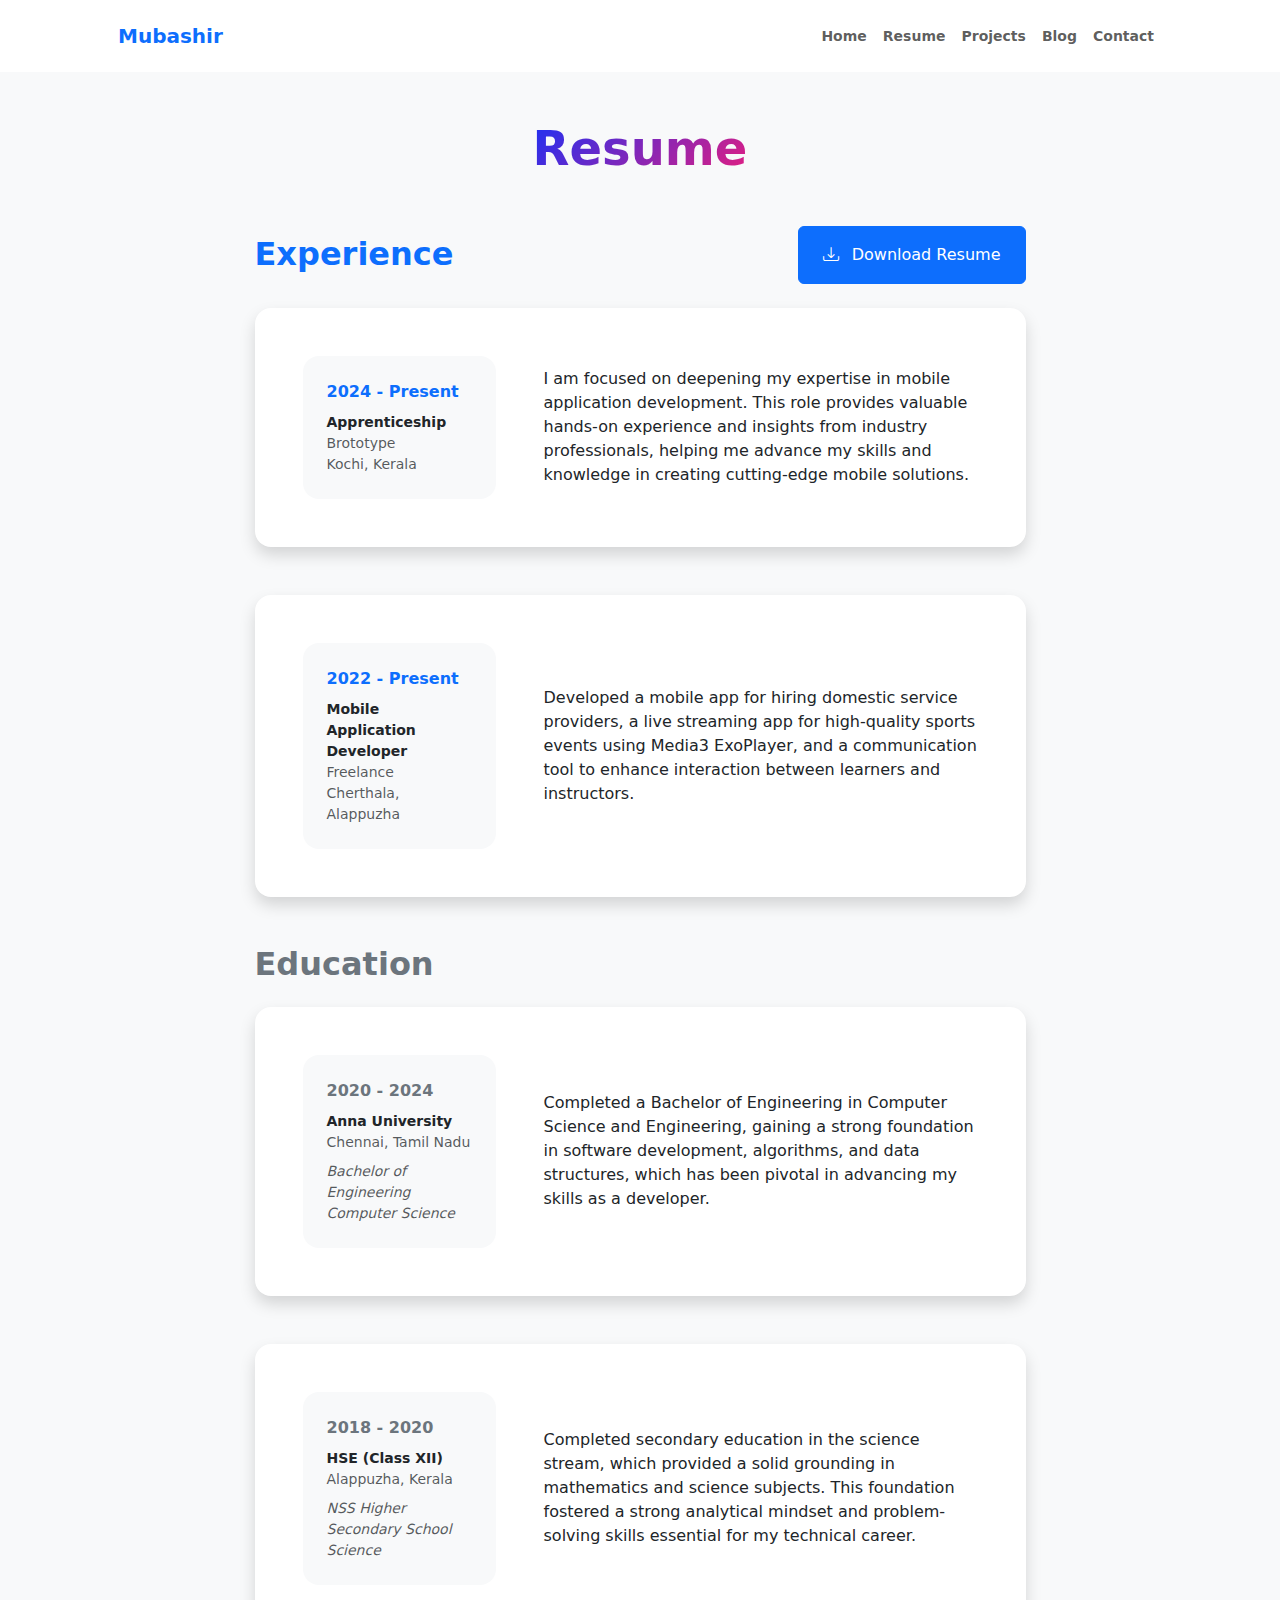
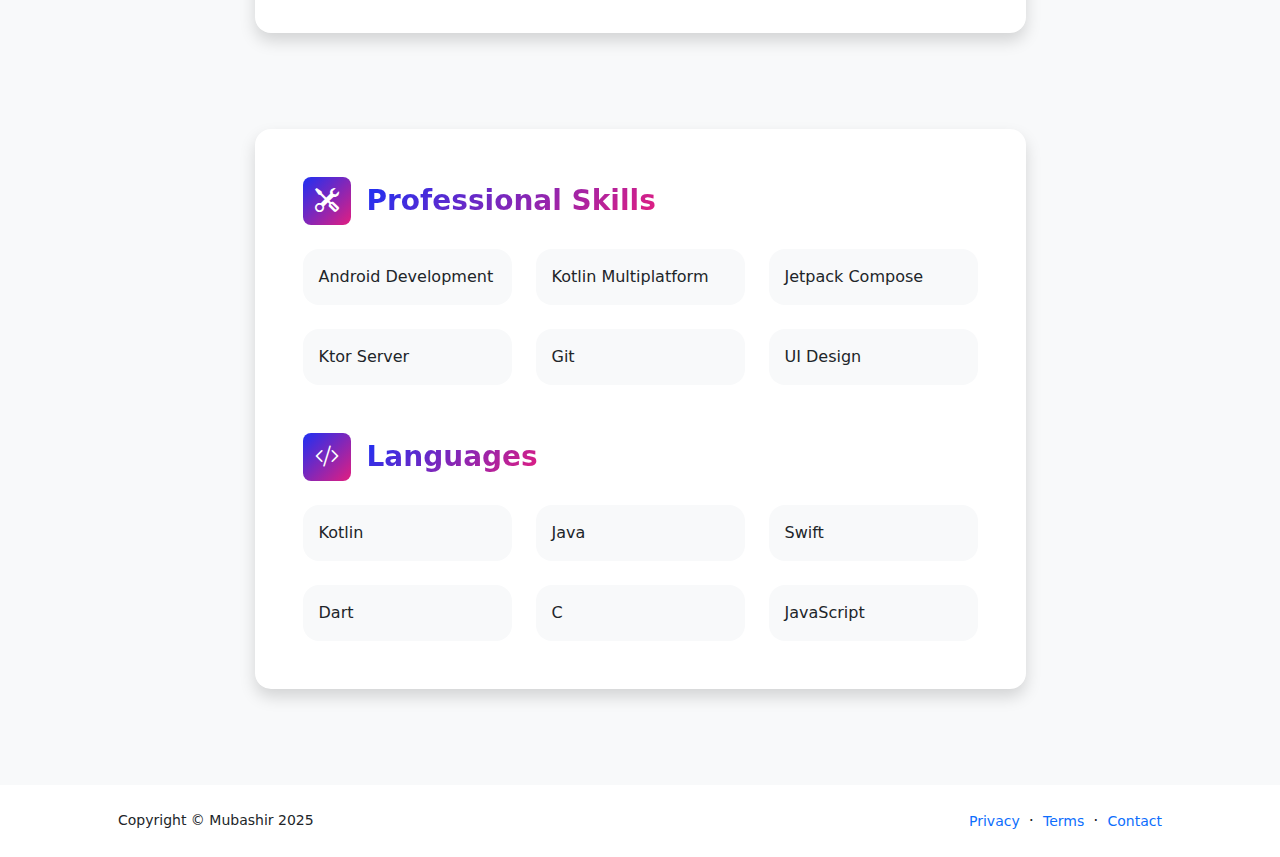
<file: resume.html>
<!DOCTYPE html>
<html lang="en">
  <head>
    <meta charset="UTF-8" />
    <meta name="viewport" content="width=device-width, initial-scale=1.0" />
    <meta name="robots" content="index, follow" />
    <meta name="author" content="Mubashir P A" />

    <!-- Title and Description -->
    <title>Mubashir P A - Resume & Professional Experience</title>
    <meta
      name="description"
      content="Explore the resume of Mubashir P A, showcasing detailed professional experience, skills, and achievements in mobile app development. Learn more about my career journey and expertise in app development."
    />

    <!-- Keywords -->
    <meta
      name="keywords"
      content="resume, professional experience, skills, mobile app development, Kotlin, Java, app development, Mubashir P A"
    />

    <!-- Open Graph Meta Tags (for social media) -->
    <meta
      property="og:title"
      content="Mubashir P A - Resume & Professional Experience"
    />
    <meta
      property="og:description"
      content="View the detailed resume of Mubashir P A, highlighting professional experience, skills, and accomplishments in mobile app development. Discover my expertise and career journey."
    />
    <meta
      property="og:image"
      content="https://raw.githubusercontent.com/mubashirpa/mubashirpa.github.io/main/images/open-graph-image.png"
    />
    <meta property="og:url" content="https://mubashirpa.github.io/resume/" />
    <meta property="og:type" content="website" />

    <!-- Twitter Card Meta Tags -->
    <meta name="twitter:card" content="summary_large_image" />
    <meta
      name="twitter:title"
      content="Mubashir P A - Resume & Professional Experience"
    />
    <meta
      name="twitter:description"
      content="Explore the resume of Mubashir P A, with detailed professional experience, skills, and achievements in mobile app development. Learn more about my career and expertise."
    />
    <meta
      name="twitter:image"
      content="https://raw.githubusercontent.com/mubashirpa/mubashirpa.github.io/main/images/twitter-card-image.png"
    />

    <!-- Canonical URL -->
    <link rel="canonical" href="https://mubashirpa.github.io/resume/" />

    <!-- Styles -->
    <link rel="stylesheet" href="css/styles.css" />
    <link rel="stylesheet" href="css/responsive.css" />

    <!-- Favicon -->
    <link rel="icon" type="image/x-icon" href="images/icons/favicon.ico" />
    <link
      rel="icon"
      type="image/png"
      sizes="16x16"
      href="images/icons/favicon-16x16.png"
    />
    <link
      rel="icon"
      type="image/png"
      sizes="32x32"
      href="images/icons/favicon-32x32.png"
    />

    <!-- Bootstrap -->
    <link
      href="https://cdn.jsdelivr.net/npm/bootstrap@5.3.3/dist/css/bootstrap.min.css"
      rel="stylesheet"
      integrity="sha384-QWTKZyjpPEjISv5WaRU9OFeRpok6YctnYmDr5pNlyT2bRjXh0JMhjY6hW+ALEwIH"
      crossorigin="anonymous"
    />

    <!-- BS icons -->
    <link
      rel="stylesheet"
      href="https://cdn.jsdelivr.net/npm/bootstrap-icons@1.11.3/font/bootstrap-icons.min.css"
    />
  </head>
  <body>
    <div class="container-fluid p-0 d-flex flex-column bg-light min-vh-100">
      <main class="flex-shrink-0">
        <!-- Navigation -->
        <nav class="navbar navbar-expand-lg bg-white py-3">
          <div class="container px-5">
            <a class="navbar-brand" href="/">
              <span class="fw-bolder text-primary">Mubashir</span>
            </a>
            <button
              class="navbar-toggler"
              type="button"
              data-bs-toggle="collapse"
              data-bs-target="#navbarSupportedContent"
              aria-controls="navbarSupportedContent"
              aria-expanded="false"
              aria-label="Toggle navigation"
            >
              <span class="navbar-toggler-icon"></span>
            </button>
            <div class="collapse navbar-collapse" id="navbarSupportedContent">
              <ul class="navbar-nav ms-auto mb-2 mb-lg-0 small fw-bolder">
                <li class="nav-item">
                  <a class="nav-link" href="/">Home</a>
                </li>
                <li class="nav-item">
                  <a class="nav-link" href="resume.html">Resume</a>
                </li>
                <li class="nav-item">
                  <a class="nav-link" href="projects.html">Projects</a>
                </li>
                <li class="nav-item">
                  <a class="nav-link" href="blog.html">Blog</a>
                </li>
                <li class="nav-item">
                  <a class="nav-link" href="contact.html">Contact</a>
                </li>
              </ul>
            </div>
          </div>
        </nav>

        <!-- Content -->
        <div class="container px-5 my-5">
          <div class="text-center mb-5">
            <h1 class="display-5 fw-bolder mb-0">
              <span class="text-gradient d-inline">Resume</span>
            </h1>
          </div>
          <div class="row gx-5 justify-content-center">
            <div class="col-lg-11 col-xl-9 col-xxl-8">
              <!-- Experience -->
              <section>
                <div
                  class="d-flex flex-column flex-sm-row align-items-center justify-content-between mb-4"
                >
                  <h2 class="text-primary fw-bolder mb-4 mb-sm-0">
                    Experience
                  </h2>

                  <!-- Download resume button -->
                  <a
                    class="btn btn-primary px-4 py-3"
                    href="assets/Mubashir P A - Resume.pdf"
                    target="_blank"
                  >
                    <div class="d-inline-block bi bi-download me-2"></div>
                    Download Resume
                  </a>
                </div>

                <!-- Experience 1 -->
                <div class="card shadow border-0 rounded-4 mb-5">
                  <div class="card-body p-5">
                    <div class="row align-items-center gx-5">
                      <div class="col text-center text-lg-start mb-4 mb-lg-0">
                        <div class="bg-light p-4 rounded-4">
                          <div class="text-primary fw-bolder mb-2">
                            2024 - Present
                          </div>
                          <div class="small fw-bolder">Apprenticeship</div>
                          <div class="small text-muted">Brototype</div>
                          <div class="small text-muted">Kochi, Kerala</div>
                        </div>
                      </div>
                      <div class="col-lg-8">
                        <div>
                          I am focused on deepening my expertise in mobile
                          application development. This role provides valuable
                          hands-on experience and insights from industry
                          professionals, helping me advance my skills and
                          knowledge in creating cutting-edge mobile solutions.
                        </div>
                      </div>
                    </div>
                  </div>
                </div>

                <!-- Experience 2 -->
                <div class="card shadow border-0 rounded-4 mb-5">
                  <div class="card-body p-5">
                    <div class="row align-items-center gx-5">
                      <div class="col text-center text-lg-start mb-4 mb-lg-0">
                        <div class="bg-light p-4 rounded-4">
                          <div class="text-primary fw-bolder mb-2">
                            2022 - Present
                          </div>
                          <div class="small fw-bolder">
                            Mobile Application Developer
                          </div>
                          <div class="small text-muted">Freelance</div>
                          <div class="small text-muted">
                            Cherthala, Alappuzha
                          </div>
                        </div>
                      </div>
                      <div class="col-lg-8">
                        <div>
                          Developed a mobile app for hiring domestic service
                          providers, a live streaming app for high-quality
                          sports events using Media3 ExoPlayer, and a
                          communication tool to enhance interaction between
                          learners and instructors.
                        </div>
                      </div>
                    </div>
                  </div>
                </div>
              </section>

              <!-- Education -->
              <section>
                <h2 class="text-secondary fw-bolder mb-4">Education</h2>

                <!-- Education 1 -->
                <div class="card shadow border-0 rounded-4 mb-5">
                  <div class="card-body p-5">
                    <div class="row align-items-center gx-5">
                      <div class="col text-center text-lg-start mb-4 mb-lg-0">
                        <div class="bg-light p-4 rounded-4">
                          <div class="text-secondary fw-bolder mb-2">
                            2020 - 2024
                          </div>
                          <div class="mb-2">
                            <div class="small fw-bolder">Anna University</div>
                            <div class="small text-muted">
                              Chennai, Tamil Nadu
                            </div>
                          </div>
                          <div class="fst-italic">
                            <div class="small text-muted">
                              Bachelor of Engineering
                            </div>
                            <div class="small text-muted">Computer Science</div>
                          </div>
                        </div>
                      </div>
                      <div class="col-lg-8">
                        <div>
                          Completed a Bachelor of Engineering in Computer
                          Science and Engineering, gaining a strong foundation
                          in software development, algorithms, and data
                          structures, which has been pivotal in advancing my
                          skills as a developer.
                        </div>
                      </div>
                    </div>
                  </div>
                </div>

                <!-- Education 2 -->
                <div class="card shadow border-0 rounded-4 mb-5">
                  <div class="card-body p-5">
                    <div class="row align-items-center gx-5">
                      <div class="col text-center text-lg-start mb-4 mb-lg-0">
                        <div class="bg-light p-4 rounded-4">
                          <div class="text-secondary fw-bolder mb-2">
                            2018 - 2020
                          </div>
                          <div class="mb-2">
                            <div class="small fw-bolder">HSE (Class XII)</div>
                            <div class="small text-muted">
                              Alappuzha, Kerala
                            </div>
                          </div>
                          <div class="fst-italic">
                            <div class="small text-muted">
                              NSS Higher Secondary School
                            </div>
                            <div class="small text-muted">Science</div>
                          </div>
                        </div>
                      </div>
                      <div class="col-lg-8">
                        <div>
                          Completed secondary education in the science stream,
                          which provided a solid grounding in mathematics and
                          science subjects. This foundation fostered a strong
                          analytical mindset and problem-solving skills
                          essential for my technical career.
                        </div>
                      </div>
                    </div>
                  </div>
                </div>
              </section>

              <!-- Divider -->
              <div class="pb-5"></div>

              <!-- Skills -->
              <section>
                <!-- Skillset -->
                <div class="card shadow border-0 rounded-4 mb-5">
                  <div class="card-body p-5">
                    <!-- Professional skills -->
                    <div class="mb-5">
                      <div class="d-flex align-items-center mb-4">
                        <div
                          class="feature bg-primary bg-gradient-1 text-white rounded-3 me-3"
                        >
                          <i class="bi bi-tools"></i>
                        </div>
                        <h3 class="fw-bolder mb-0">
                          <span class="text-gradient d-inline"
                            >Professional Skills</span
                          >
                        </h3>
                      </div>
                      <div class="row row-cols-1 row-cols-md-3 mb-4">
                        <div class="col mb-4 mb-md-0">
                          <div
                            class="d-flex align-items-center bg-light rounded-4 p-3 h-100"
                          >
                            Android Development
                          </div>
                        </div>
                        <div class="col mb-4 mb-md-0">
                          <div
                            class="d-flex align-items-center bg-light rounded-4 p-3 h-100"
                          >
                            Kotlin Multiplatform
                          </div>
                        </div>
                        <div class="col">
                          <div
                            class="d-flex align-items-center bg-light rounded-4 p-3 h-100"
                          >
                            Jetpack Compose
                          </div>
                        </div>
                      </div>
                      <div class="row row-cols-1 row-cols-md-3">
                        <div class="col mb-4 mb-md-0">
                          <div
                            class="d-flex align-items-center bg-light rounded-4 p-3 h-100"
                          >
                            Ktor Server
                          </div>
                        </div>
                        <div class="col mb-4 mb-md-0">
                          <div
                            class="d-flex align-items-center bg-light rounded-4 p-3 h-100"
                          >
                            Git
                          </div>
                        </div>
                        <div class="col">
                          <div
                            class="d-flex align-items-center bg-light rounded-4 p-3 h-100"
                          >
                            UI Design
                          </div>
                        </div>
                      </div>
                    </div>

                    <!-- Languages -->
                    <div class="mb-0">
                      <div class="d-flex align-items-center mb-4">
                        <div
                          class="feature bg-primary bg-gradient-1 text-white rounded-3 me-3"
                        >
                          <i class="bi bi-code-slash"></i>
                        </div>
                        <h3 class="fw-bolder mb-0">
                          <span class="text-gradient d-inline">Languages</span>
                        </h3>
                      </div>
                      <div class="row row-cols-1 row-cols-md-3 mb-4">
                        <div class="col mb-4 mb-md-0">
                          <div
                            class="d-flex align-items-center bg-light rounded-4 p-3 h-100"
                          >
                            Kotlin
                          </div>
                        </div>
                        <div class="col mb-4 mb-md-0">
                          <div
                            class="d-flex align-items-center bg-light rounded-4 p-3 h-100"
                          >
                            Java
                          </div>
                        </div>
                        <div class="col">
                          <div
                            class="d-flex align-items-center bg-light rounded-4 p-3 h-100"
                          >
                            Swift
                          </div>
                        </div>
                      </div>
                      <div class="row row-cols-1 row-cols-md-3">
                        <div class="col mb-4 mb-md-0">
                          <div
                            class="d-flex align-items-center bg-light rounded-4 p-3 h-100"
                          >
                            Dart
                          </div>
                        </div>
                        <div class="col mb-4 mb-md-0">
                          <div
                            class="d-flex align-items-center bg-light rounded-4 p-3 h-100"
                          >
                            C
                          </div>
                        </div>
                        <div class="col">
                          <div
                            class="d-flex align-items-center bg-light rounded-4 p-3 h-100"
                          >
                            JavaScript
                          </div>
                        </div>
                      </div>
                    </div>
                  </div>
                </div>
              </section>
            </div>
          </div>
        </div>
      </main>

      <!-- Footer-->
      <footer class="bg-white py-4 mt-auto">
        <div class="container px-5">
          <div
            class="row align-items-center justify-content-between flex-column flex-sm-row"
          >
            <div class="col-auto">
              <div class="small m-0">Copyright &copy; Mubashir 2025</div>
            </div>
            <div class="col-auto">
              <a class="small text-decoration-none" href="#">Privacy</a>
              <span class="mx-1">&middot;</span>
              <a class="small text-decoration-none" href="#">Terms</a>
              <span class="mx-1">&middot;</span>
              <a class="small text-decoration-none" href="contact.html"
                >Contact</a
              >
            </div>
          </div>
        </div>
      </footer>
    </div>

    <!-- Bootstrap -->
    <script
      src="https://cdn.jsdelivr.net/npm/@popperjs/core@2.11.8/dist/umd/popper.min.js"
      integrity="sha384-I7E8VVD/ismYTF4hNIPjVp/Zjvgyol6VFvRkX/vR+Vc4jQkC+hVqc2pM8ODewa9r"
      crossorigin="anonymous"
    ></script>
    <script
      src="https://cdn.jsdelivr.net/npm/bootstrap@5.3.3/dist/js/bootstrap.min.js"
      integrity="sha384-0pUGZvbkm6XF6gxjEnlmuGrJXVbNuzT9qBBavbLwCsOGabYfZo0T0to5eqruptLy"
      crossorigin="anonymous"
    ></script>
  </body>
</html>
</file>
<file: css/styles.css>
.bg-gradient-1 {
    background: #1e30f3;
    background: linear-gradient(135deg, #1e30f3 0%, #e21e80 100%);
}

.text-gradient {
    background: -webkit-linear-gradient(315deg, #1e30f3 0%, #e21e80 100%);
    -webkit-background-clip: text;
    background-clip: text;
    -webkit-text-fill-color: transparent;
}

.rounded-4 {
    border-radius: 1rem !important;
}

.feature {
    display: inline-flex;
    align-items: center;
    justify-content: center;
    height: 3rem;
    width: 3rem;
    font-size: 1.5rem;
}

.profile {
    position: relative;
    height: 75vw;
    width: 75vw;
    border-radius: 5vw;
    margin-top: 5vw;
    max-height: 40rem;
    max-width: 40rem;
}

.profile .profile-img {
    height: 80vw;
    max-height: 45rem;
    position: absolute;
    bottom: 0;
    left: 50%;
    transform: translateX(-50%);
}

.profile .dots-1 {
    position: absolute;
    width: 3vw;
    right: 1.5vw;
    top: 4vw;
}

.profile .dots-1 svg {
    fill: #ffffff;
}

.profile .dots-2 {
    position: absolute;
    width: 3vw;
    right: -4vw;
    top: 6.05vw;
}

.profile .dots-2 svg {
    fill: #1e30f3;
}

.profile .dots-3 {
    position: absolute;
    width: 3vw;
    left: 1.5vw;
    bottom: 6.05vw;
}

.profile .dots-3 svg {
    fill: #ffffff;
}

.profile .dots-4 {
    position: absolute;
    width: 3vw;
    left: -4vw;
    bottom: 4vw;
}

.profile .dots-4 svg {
    fill: #1e30f3;
}
</file>
<file: css/responsive.css>
/* Small */
@media only screen and (min-width: 576px) {
    .profile {
        height: 60vw;
        width: 60vw;
    }

    .profile .profile-img {
        height: 65vw;
    }

    .profile .dots-1 {
        width: 3vw;
        right: 1.5vw;
    }

    .profile .dots-2 {
        width: 3vw;
        right: -4vw;
    }

    .profile .dots-3 {
        width: 3vw;
        left: 1.5vw;
    }

    .profile .dots-4 {
        width: 3vw;
        left: -4vw;
    }
}

/* Medium */
@media only screen and (min-width: 768px) {
    .profile {
        height: 50vw;
        width: 50vw;
    }

    .profile .profile-img {
        height: 55vw;
    }

    .profile .dots-1 {
        width: 3vw;
        right: 1.5vw;
    }

    .profile .dots-2 {
        width: 3vw;
        right: -4vw;
    }

    .profile .dots-3 {
        width: 3vw;
        left: 1.5vw;
    }

    .profile .dots-4 {
        width: 3vw;
        left: -4vw;
    }
}

/* Larger */
@media only screen and (min-width: 992px) {
    .profile {
        height: 40vw;
        width: 40vw;
    }

    .profile .profile-img {
        height: 45vw;
    }

    .profile .dots-1 {
        width: 1.5vw;
        right: 0.75vw;
    }

    .profile .dots-2 {
        width: 1.5vw;
        right: -2vw;
    }

    .profile .dots-3 {
        width: 1.5vw;
        left: 0.75vw;
    }

    .profile .dots-4 {
        width: 1.5vw;
        left: -2vw;
    }
}

/* Extra large */
@media only screen and (min-width: 1200px) {
    .profile {
        height: 35vw;
        width: 35vw;
    }

    .profile .profile-img {
        height: 40vw;
    }

    .profile .dots-1 {
        width: 1.5vw;
        right: 0.75vw;
    }

    .profile .dots-2 {
        width: 1.5vw;
        right: -2vw;
    }

    .profile .dots-3 {
        width: 1.5vw;
        left: 0.75vw;
    }

    .profile .dots-4 {
        width: 1.5vw;
        left: -2vw;
    }
}
</file>
